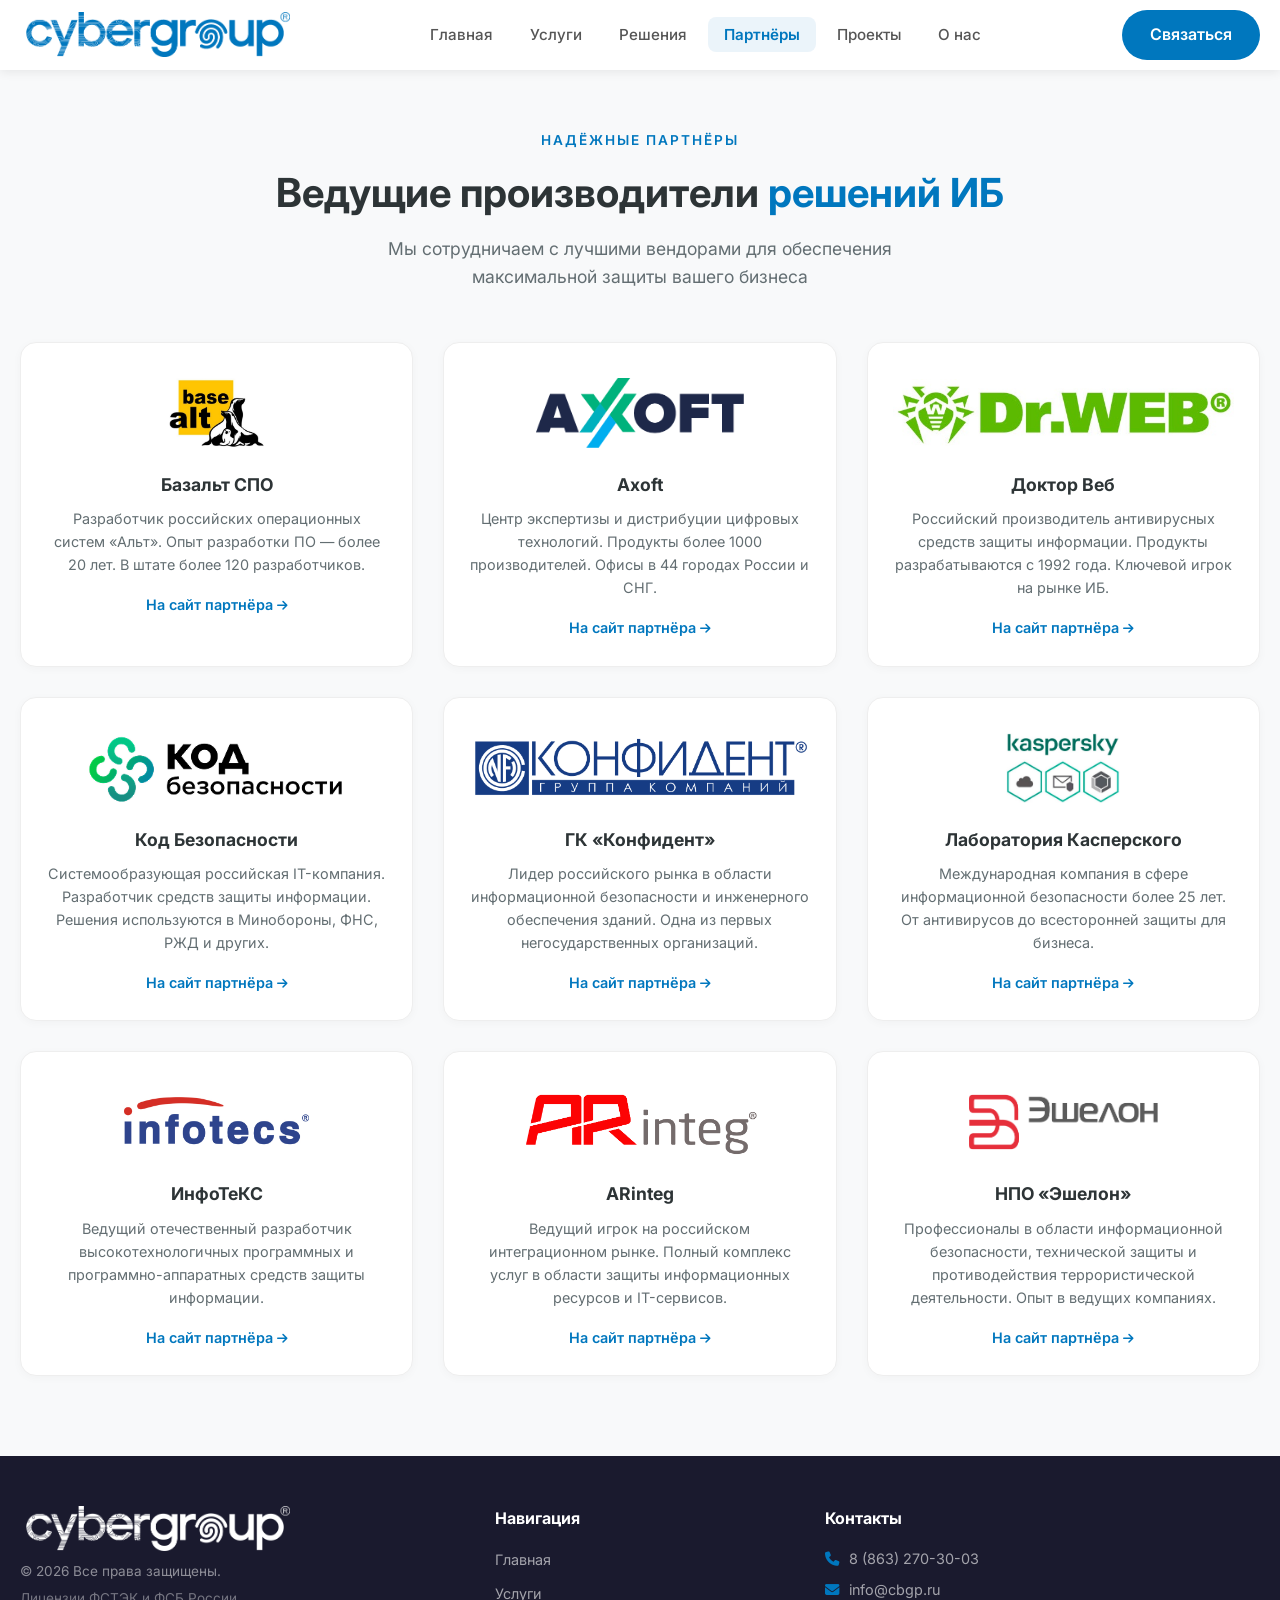
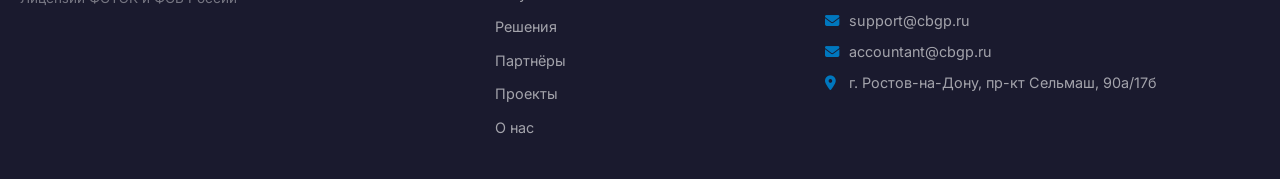
<file: partners.html>
<!DOCTYPE html>
<html lang="ru">
<head>
    <meta charset="UTF-8">
    <meta name="viewport" content="width=device-width, initial-scale=1.0">
    <title>Партнёры — Cyber Group</title>
    <link rel="stylesheet" href="css/style.css">
    <link rel="stylesheet" href="https://cdnjs.cloudflare.com/ajax/libs/font-awesome/6.4.0/css/all.min.css">
    <link href="https://fonts.googleapis.com/css2?family=Inter:wght@400;500;600;700;800&display=swap" rel="stylesheet">
    <link rel="icon" href="favicon.ico" type="image/x-icon">
    <link rel="stylesheet" href="css/style_partners.css">
</head>
<body>

    
    <header class="header">
        <nav class="container nav">
            <a href="index.html" class="logo">
                <img src="imajes/logotipblue.png" alt="Cyber Group" style="height: 45px;">
            </a>
            <ul class="nav-links">
                <li><a href="index.html">Главная</a></li>
                <li><a href="services.html">Услуги</a></li>
                <li><a href="products.html">Решения</a></li>
                <li><a href="partners.html" class="active">Партнёры</a></li>
                <li><a href="projects.html">Проекты</a></li>
                <li><a href="about.html">О нас</a></li>
            </ul>
            <a href="index.html?scroll=contact" class="btn-primary">Связаться</a>
            <button class="menu-toggle" aria-label="Меню">
                <i class="fas fa-bars"></i>
            </button>
        </nav>
    </header>

    
    <section class="partners-page" id="partners">
        <div class="container">
            <span class="section-tag" style="text-align: center; display: block;">Надёжные партнёры</span>
            <h2 class="section-title">Ведущие производители <span class="highlight">решений ИБ</span></h2>
            <p class="section-subtitle">Мы сотрудничаем с лучшими вендорами для обеспечения максимальной защиты вашего бизнеса</p>

            <div class="partners-grid">
                
                <div class="partner-card">
                    <div class="partner-logo">
                        <img src="imajes/basealtSPO.png" alt="Базальт СПО" onerror="this.style.display='none'">
                    </div>
                    <h4>Базальт СПО</h4>
                    <div class="partner-description">
                        Разработчик российских операционных систем «Альт». Опыт разработки ПО — более 20 лет. В штате более 120 разработчиков.
                    </div>
                    <a href="https://www.basealt.ru/" target="_blank" class="partner-link">На сайт партнёра <i class="fas fa-arrow-right"></i></a>
                </div>

                
                <div class="partner-card">
                    <div class="partner-logo">
                        <img src="imajes/axoft.png" alt="Axoft" onerror="this.style.display='none'">
                    </div>
                    <h4>Axoft</h4>
                    <div class="partner-description">
                        Центр экспертизы и дистрибуции цифровых технологий. Продукты более 1000 производителей. Офисы в 44 городах России и СНГ.
                    </div>
                    <a href="https://axoftglobal.ru/" target="_blank" class="partner-link">На сайт партнёра <i class="fas fa-arrow-right"></i></a>
                </div>

                
                <div class="partner-card">
                    <div class="partner-logo">
                        <img src="imajes/DrWEB.png" alt="Доктор Веб" onerror="this.style.display='none'">
                    </div>
                    <h4>Доктор Веб</h4>
                    <div class="partner-description">
                        Российский производитель антивирусных средств защиты информации. Продукты разрабатываются с 1992 года. Ключевой игрок на рынке ИБ.
                    </div>
                    <a href="https://www.drweb.ru/" target="_blank" class="partner-link">На сайт партнёра <i class="fas fa-arrow-right"></i></a>
                </div>

                
                <div class="partner-card">
                    <div class="partner-logo">
                        <img src="imajes/kodbez.png" alt="Код Безопасности" onerror="this.style.display='none'">
                    </div>
                    <h4>Код Безопасности</h4>
                    <div class="partner-description">
                        Системообразующая российская IT-компания. Разработчик средств защиты информации. Решения используются в Минобороны, ФНС, РЖД и других.
                    </div>
                    <a href="https://www.securitycode.ru/" target="_blank" class="partner-link">На сайт партнёра <i class="fas fa-arrow-right"></i></a>
                </div>

                
                <div class="partner-card">
                    <div class="partner-logo">
                        <img src="imajes/Konfident.png" alt="ГК Конфидент" onerror="this.style.display='none'">
                    </div>
                    <h4>ГК «Конфидент»</h4>
                    <div class="partner-description">
                        Лидер российского рынка в области информационной безопасности и инженерного обеспечения зданий. Одна из первых негосударственных организаций.
                    </div>
                    <a href="https://www.confident.ru/" target="_blank" class="partner-link">На сайт партнёра <i class="fas fa-arrow-right"></i></a>
                </div>

                
                <div class="partner-card">
                    <div class="partner-logo">
                        <img src="imajes/kasperski.png" alt="Лаборатория Касперского" onerror="this.style.display='none'">
                    </div>
                    <h4>Лаборатория Касперского</h4>
                    <div class="partner-description">
                        Международная компания в сфере информационной безопасности более 25 лет. От антивирусов до всесторонней защиты для бизнеса.
                    </div>
                    <a href="https://www.kaspersky.ru/" target="_blank" class="partner-link">На сайт партнёра <i class="fas fa-arrow-right"></i></a>
                </div>

                
                <div class="partner-card">
                    <div class="partner-logo">
                        <img src="imajes/Infotecs.png" alt="ИнфоТеКС" onerror="this.style.display='none'">
                    </div>
                    <h4>ИнфоТеКС</h4>
                    <div class="partner-description">
                        Ведущий отечественный разработчик высокотехнологичных программных и программно-аппаратных средств защиты информации.
                    </div>
                    <a href="https://infotecs.ru/" target="_blank" class="partner-link">На сайт партнёра <i class="fas fa-arrow-right"></i></a>
                </div>

                
                <div class="partner-card">
                    <div class="partner-logo">
                        <img src="imajes/ARinteg.png" alt="ARinteg" onerror="this.style.display='none'">
                    </div>
                    <h4>ARinteg</h4>
                    <div class="partner-description">
                        Ведущий игрок на российском интеграционном рынке. Полный комплекс услуг в области защиты информационных ресурсов и IT-сервисов.
                    </div>
                    <a href="https://asv.arinteg.ru" target="_blank" class="partner-link">На сайт партнёра <i class="fas fa-arrow-right"></i></a>
                </div>

                
                <div class="partner-card">
                    <div class="partner-logo">
                        <img src="imajes/Ashelon.png" alt="НПО Эшелон" onerror="this.style.display='none'">
                    </div>
                    <h4>НПО «Эшелон»</h4>
                    <div class="partner-description">
                        Профессионалы в области информационной безопасности, технической защиты и противодействия террористической деятельности. Опыт в ведущих компаниях.
                    </div>
                    <a href="https://npo-echelon.ru/" target="_blank" class="partner-link">На сайт партнёра <i class="fas fa-arrow-right"></i></a>
                </div>
            </div>
        </div>
    </section>

    
    <footer class="footer">
        <div class="container footer-content">
            <div class="footer-logo">
                <a href="index.html" class="logo">
					<img src="imajes/logotip2.png" alt="Cyber Group" style="height: 45px;">
				</a>
                <p class="footer-copy">© 2026 Все права защищены.</p>
                <p class="footer-license">Лицензии ФСТЭК и ФСБ России</p>
            </div>
            <div class="footer-nav">
                <h4>Навигация</h4>
                <ul>
                    <li><a href="index.html">Главная</a></li>
                    <li><a href="services.html">Услуги</a></li>
                    <li><a href="products.html">Решения</a></li>
                    <li><a href="partners.html">Партнёры</a></li>
                    <li><a href="projects.html">Проекты</a></li>
                    <li><a href="about.html">О нас</a></li>
                </ul>
            </div>
            <div class="footer-contact">
                <h4>Контакты</h4>
                <p><i class="fas fa-phone"></i> <a href="tel:88632703003">8 (863) 270-30-03</a></p>
                <p><i class="fas fa-envelope"></i> <a href="mailto:info@cbgp.ru">info@cbgp.ru</a></p>
				<p><i class="fas fa-envelope"></i> <a href="mailto:support@cbgp.ru">support@cbgp.ru</a></p>
				<p><i class="fas fa-envelope"></i> <a href="mailto:accountant@cbgp.ru">accountant@cbgp.ru</a></p>
                <p><i class="fas fa-map-marker-alt"></i> г. Ростов-на-Дону, пр-кт Сельмаш, 90а/17б</p>
            </div>
        </div>
    </footer>

    <script src="js/script.js"></script>
    <script src="js/script_smooth.js"></script>
</body>
</html>
</file>
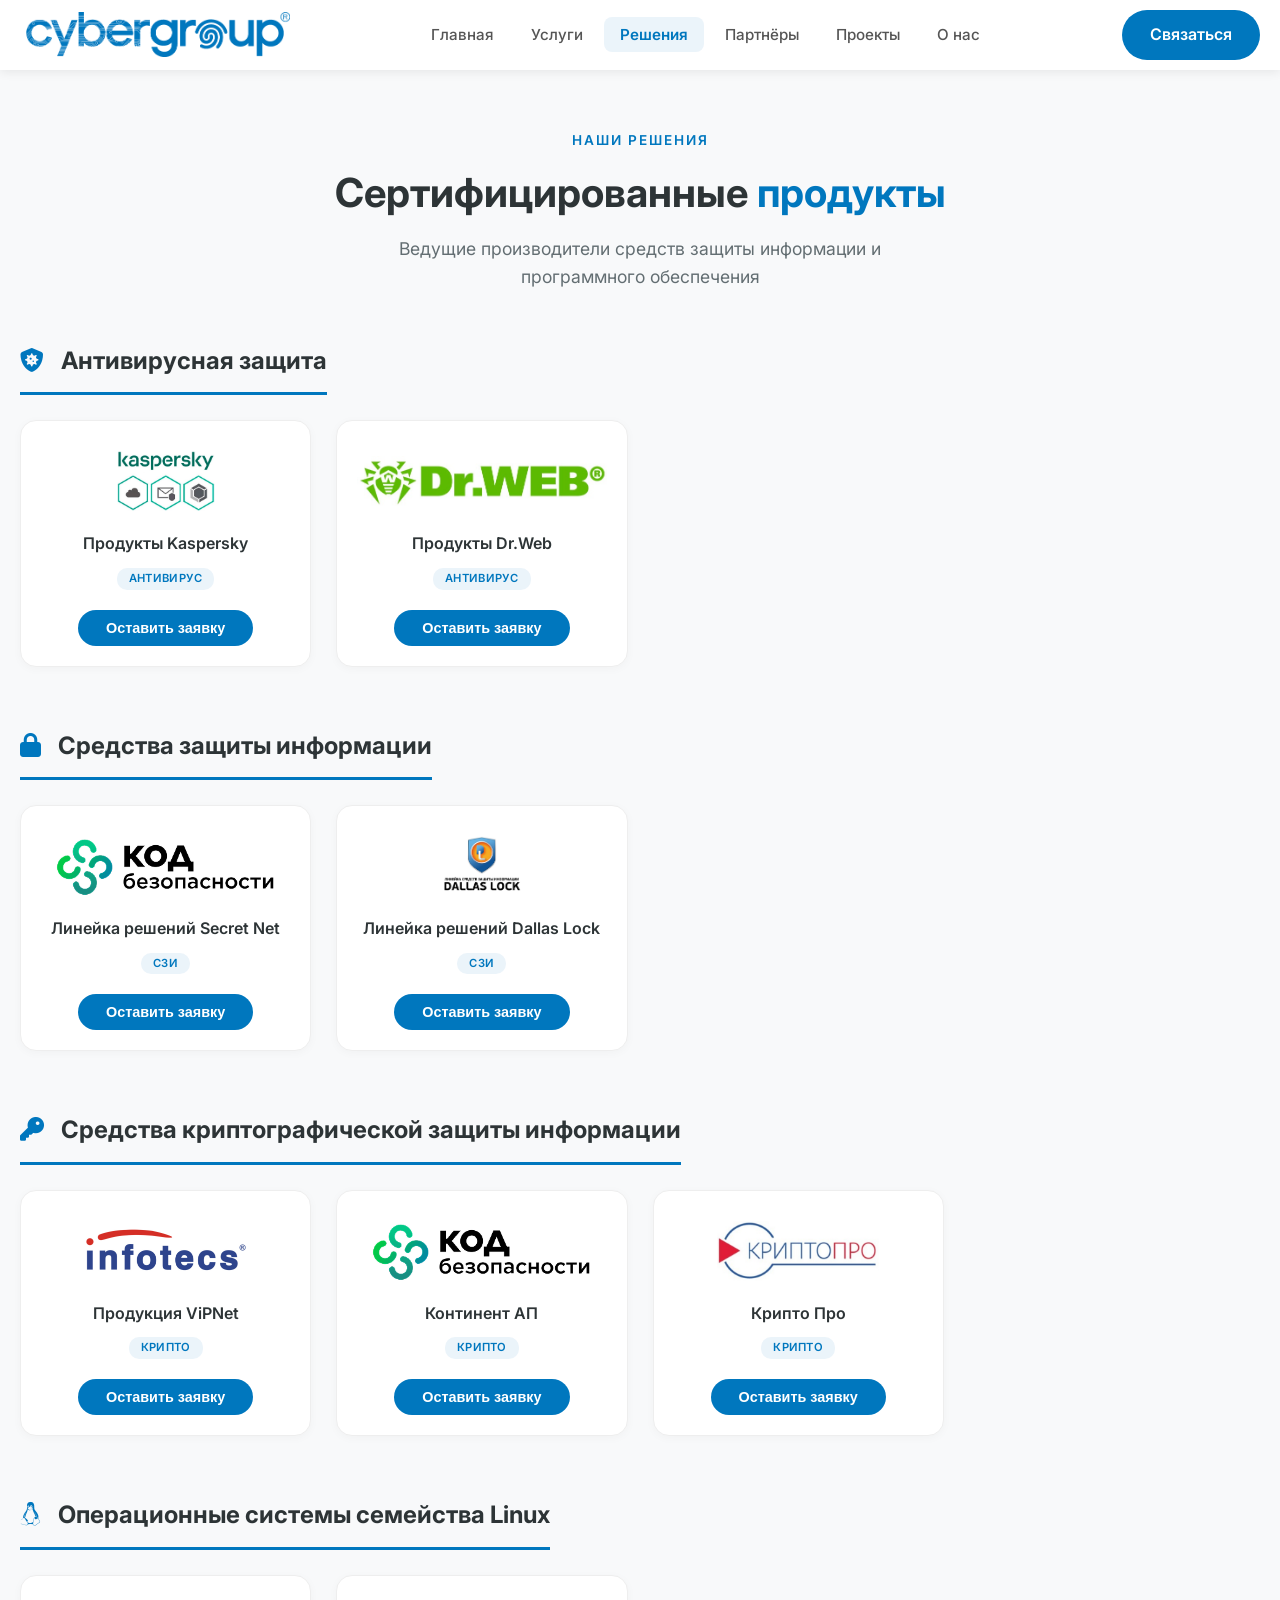
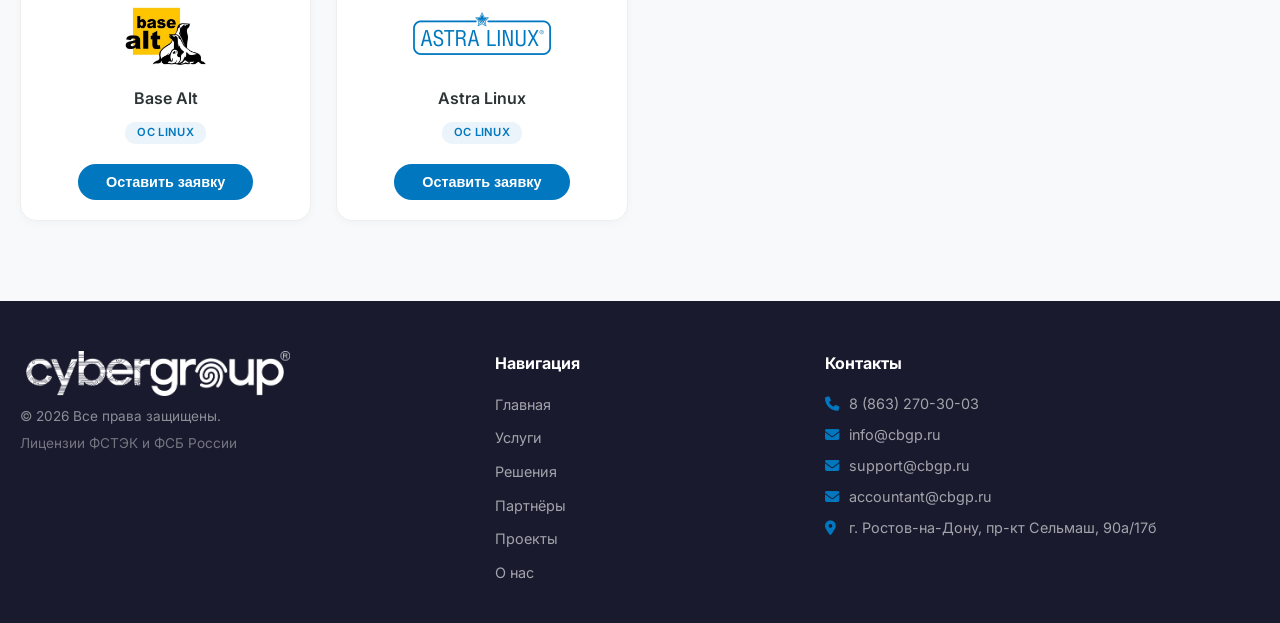
<file: products.html>
<!DOCTYPE html>
<html lang="ru">
<head>
    <meta charset="UTF-8">
    <meta name="viewport" content="width=device-width, initial-scale=1.0">
    <title>Решения — Cyber Group</title>
    <link rel="stylesheet" href="css/style.css">
    <link rel="stylesheet" href="https://cdnjs.cloudflare.com/ajax/libs/font-awesome/6.4.0/css/all.min.css">
    <link href="https://fonts.googleapis.com/css2?family=Inter:wght@400;500;600;700;800&display=swap" rel="stylesheet">
    <link rel="icon" href="favicon.ico" type="image/x-icon">
    <link rel="stylesheet" href="css/style_products.css">
</head>
<body>

    
    <header class="header">
        <nav class="container nav">
            <a href="index.html" class="logo">
                <img src="imajes/logotipblue.png" alt="Cyber Group" style="height: 45px;">
            </a>
            <ul class="nav-links">
                <li><a href="index.html">Главная</a></li>
                <li><a href="services.html">Услуги</a></li>
                <li><a href="products.html" class="active">Решения</a></li>
                <li><a href="partners.html">Партнёры</a></li>
                <li><a href="projects.html">Проекты</a></li>
                <li><a href="about.html">О нас</a></li>
            </ul>
            <a href="index.html?scroll=contact" class="btn-primary">Связаться</a>
            <button class="menu-toggle" aria-label="Меню">
                <i class="fas fa-bars"></i>
            </button>
        </nav>
    </header>

    
    <section class="products-page" id="products">
        <div class="container">
            <span class="section-tag" style="text-align: center; display: block;">Наши решения</span>
            <h2 class="section-title">Сертифицированные <span class="highlight">продукты</span></h2>
            <p class="section-subtitle">Ведущие производители средств защиты информации и программного обеспечения</p>

            
            <div class="category-block">
                <h3 class="category-title"><i class="fas fa-shield-virus"></i> Антивирусная защита</h3>
                <div class="category-grid">
                    <div class="product-card">
                        <div class="product-image">
                            <img src="imajes/kasperski.png" alt="Продукты Kaspersky" onerror="this.style.display='none';this.nextElementSibling.style.display='flex'">
                            <div class="placeholder-icon" style="display:none;"><i class="fas fa-shield-halved"></i></div>
                        </div>
                        <h4>Продукты Kaspersky</h4>
                        <span class="product-tag">Антивирус</span>
                        <button class="btn-buy" onclick="openOrderForm('Антивирусные решения Лаборатории Касперского')">Оставить заявку</button>
                    </div>

                    <div class="product-card">
                        <div class="product-image">
                            <img src="imajes/DrWEB.png" alt="Продукты Dr.Web" onerror="this.style.display='none';this.nextElementSibling.style.display='flex'">
                            <div class="placeholder-icon" style="display:none;"><i class="fas fa-bug"></i></div>
                        </div>
                        <h4>Продукты Dr.Web</h4>
                        <span class="product-tag">Антивирус</span>
                        <button class="btn-buy" onclick="openOrderForm('Антивирусные решения Dr. Web')">Оставить заявку</button>
                    </div>
                </div>
            </div>

            
            <div class="category-block">
                <h3 class="category-title"><i class="fas fa-lock"></i> Средства защиты информации</h3>
                <div class="category-grid">
                    <div class="product-card">
                        <div class="product-image">
                            <img src="imajes/kodbez.png" alt="Линейка решений Secret Net" onerror="this.style.display='none';this.nextElementSibling.style.display='flex'">
                            <div class="placeholder-icon" style="display:none;"><i class="fas fa-network-wired"></i></div>
                        </div>
                        <h4>Линейка решений Secret Net</h4>
                        <span class="product-tag">СЗИ</span>
                        <button class="btn-buy" onclick="openOrderForm('СЗИ Secret Net')">Оставить заявку</button>
                    </div>

                    <div class="product-card">
                        <div class="product-image">
                            <img src="imajes/dallas.png" alt="Линейка решений Dallas Lock" onerror="this.style.display='none';this.nextElementSibling.style.display='flex'">
                            <div class="placeholder-icon" style="display:none;"><i class="fas fa-door-open"></i></div>
                        </div>
                        <h4>Линейка решений Dallas Lock</h4>
                        <span class="product-tag">СЗИ</span>
                        <button class="btn-buy" onclick="openOrderForm('СЗИ Dallas Lock')">Оставить заявку</button>
                    </div>
                </div>
            </div>

            
            <div class="category-block">
                <h3 class="category-title"><i class="fas fa-key"></i> Средства криптографической защиты информации</h3>
                <div class="category-grid">
                    <div class="product-card">
                        <div class="product-image">
                            <img src="imajes/Infotecs.png" alt="Продукция ViPNet" onerror="this.style.display='none';this.nextElementSibling.style.display='flex'">
                            <div class="placeholder-icon" style="display:none;"><i class="fas fa-shield"></i></div>
                        </div>
                        <h4>Продукция ViPNet</h4>
                        <span class="product-tag">Крипто</span>
                        <button class="btn-buy" onclick="openOrderForm('СКЗИ VipNet')">Оставить заявку</button>
                    </div>

                    <div class="product-card">
                        <div class="product-image">
                            <img src="imajes/kodbez.png" alt="Континент АП" onerror="this.style.display='none';this.nextElementSibling.style.display='flex'">
                            <div class="placeholder-icon" style="display:none;"><i class="fas fa-globe"></i></div>
                        </div>
                        <h4>Континент АП</h4>
                        <span class="product-tag">Крипто</span>
                        <button class="btn-buy" onclick="openOrderForm('СКЗИ Континент')">Оставить заявку</button>
                    </div>

                    <div class="product-card">
                        <div class="product-image">
                            <img src="imajes/cryptopro.png" alt="Крипто Про" onerror="this.style.display='none';this.nextElementSibling.style.display='flex'">
                            <div class="placeholder-icon" style="display:none;"><i class="fas fa-certificate"></i></div>
                        </div>
                        <h4>Крипто Про</h4>
                        <span class="product-tag">Крипто</span>
                        <button class="btn-buy" onclick="openOrderForm('Решения КриптоПро')">Оставить заявку</button>
                    </div>
                </div>
            </div>

            
            <div class="category-block">
                <h3 class="category-title"><i class="fab fa-linux"></i> Операционные системы семейства Linux</h3>
                <div class="category-grid">
                    <div class="product-card">
                        <div class="product-image">
                            <img src="imajes/basealtSPO.png" alt="Base Alt" onerror="this.style.display='none';this.nextElementSibling.style.display='flex'">
                            <div class="placeholder-icon" style="display:none;"><i class="fab fa-linux"></i></div>
                        </div>
                        <h4>Base Alt</h4>
                        <span class="product-tag">ОС Linux</span>
                        <button class="btn-buy" onclick="openOrderForm('ОС Linux')">Оставить заявку</button>
                    </div>

                    <div class="product-card">
                        <div class="product-image">
                            <img src="imajes/astralinux.png" alt="Astra Linux" onerror="this.style.display='none';this.nextElementSibling.style.display='flex'">
                            <div class="placeholder-icon" style="display:none;"><i class="fas fa-rocket"></i></div>
                        </div>
                        <h4>Astra Linux</h4>
                        <span class="product-tag">ОС Linux</span>
                        <button class="btn-buy" onclick="openOrderForm('ОС Linux')">Оставить заявку</button>
                    </div>
                </div>
            </div>
        </div>
    </section>

    
    <div class="modal-overlay" id="orderModal">
        <div class="modal-window">
            <button class="modal-close" onclick="closeOrderForm()">&times;</button>
            <h2>Заявка на услугу</h2>
            <p class="modal-subtitle">Заполните форму, и мы свяжемся с вами для оформления заказа</p>

            <form id="orderForm" onsubmit="submitForm(event)">
                <div class="form-group">
                    <label>Ваше имя <span class="required">*</span></label>
                    <input type="text" id="userName" placeholder="Иванов Иван Иванович" required>
                    <div class="form-error" id="userNameError">Пожалуйста, введите ваше имя</div>
                </div>

                <div class="form-group">
                    <label>Ваш телефон <span class="required">*</span></label>
                    <input type="tel" id="userPhone" placeholder="+7 (___)-___-__-__" required>
                    <div class="form-error" id="userPhoneError">Пожалуйста, введите ваш телефон</div>
                </div>

                <div class="form-group">
                    <label>Ваш e-mail <span class="required">*</span></label>
                    <input type="email" id="userEmail" placeholder="info@cbgp.ru" required>
                    <div class="form-error" id="userEmailError">Пожалуйста, введите корректный e-mail</div>
                </div>

                <div class="form-group">
                    <label>Выберите продукт <span class="required">*</span></label>
                    <select id="userProduct" required>
                        <option value="" disabled selected>— Выберите продукт —</option>
                        <option value="Антивирусные решения Лаборатории Касперского">Антивирусные решения Лаборатории Касперского</option>
                        <option value="Антивирусные решения Dr. Web">Антивирусные решения Dr. Web</option>
                        <option value="СЗИ Secret Net">СЗИ Secret Net</option>
                        <option value="СЗИ Dallas Lock">СЗИ Dallas Lock</option>
                        <option value="СКЗИ VipNet">СКЗИ VipNet</option>
                        <option value="СКЗИ Континент">СКЗИ Континент</option>
                        <option value="Решения КриптоПро">Решения КриптоПро</option>
                        <option value="ОС Linux">ОС Linux</option>
                    </select>
                    <div class="form-error" id="userProductError">Пожалуйста, выберите продукт</div>
                </div>

                <div class="form-group">
                    <label>Примечания и дополнительная информация (не обязательно)</label>
                    <textarea id="userComment" placeholder="Дополнительные пожелания или комментарии..."></textarea>
                </div>

                <div class="form-group">
                    <div class="checkbox-group">
                        <input type="checkbox" id="userConsent" required>
                        <label for="userConsent">Я даю согласие на обработку моих персональных данных <span class="required">*</span></label>
                    </div>
                    <div class="form-error" id="userConsentError">Необходимо дать согласие на обработку персональных данных</div>
                </div>

                <button type="submit" class="btn-submit">Запросить</button>
            </form>
        </div>
    </div>

    
    <footer class="footer">
        <div class="container footer-content">
            <div class="footer-logo">
                <a href="index.html" class="logo">
					<img src="imajes/logotip2.png" alt="Cyber Group" style="height: 45px;">
				</a>
                <p class="footer-copy">© 2026 Все права защищены.</p>
                <p class="footer-license">Лицензии ФСТЭК и ФСБ России</p>
            </div>
            <div class="footer-nav">
                <h4>Навигация</h4>
                <ul>
                    <li><a href="index.html">Главная</a></li>
                    <li><a href="services.html">Услуги</a></li>
                    <li><a href="products.html">Решения</a></li>
                    <li><a href="partners.html">Партнёры</a></li>
                    <li><a href="projects.html">Проекты</a></li>
                    <li><a href="about.html">О нас</a></li>
                </ul>
            </div>
            <div class="footer-contact">
                <h4>Контакты</h4>
                <p><i class="fas fa-phone"></i> <a href="tel:88632703003">8 (863) 270-30-03</a></p>
                <p><i class="fas fa-envelope"></i> <a href="mailto:info@cbgp.ru">info@cbgp.ru</a></p>
                <p><i class="fas fa-envelope"></i> <a href="mailto:support@cbgp.ru">support@cbgp.ru</a></p>
                <p><i class="fas fa-envelope"></i> <a href="mailto:accountant@cbgp.ru">accountant@cbgp.ru</a></p>
                <p><i class="fas fa-map-marker-alt"></i> г. Ростов-на-Дону, пр-кт Сельмаш, 90а/17б</p>
            </div>
        </div>
    </footer>

    <script src="js/script.js"></script>
    <script src="js/script_smooth.js"></script>

    
    <script>
        
        function openOrderForm(productName) {
            document.getElementById('orderModal').classList.add('active');
            document.body.style.overflow = 'hidden';
            
            
            if (productName) {
                const select = document.getElementById('userProduct');
                for (let i = 0; i < select.options.length; i++) {
                    if (select.options[i].value === productName) {
                        select.selectedIndex = i;
                        break;
                    }
                }
            }
            
            
            document.querySelectorAll('.form-error').forEach(el => el.classList.remove('show'));
        }

        
        function closeOrderForm() {
            document.getElementById('orderModal').classList.remove('active');
            document.body.style.overflow = '';
        }

        
        document.getElementById('orderModal').addEventListener('click', function(e) {
            if (e.target === this) {
                closeOrderForm();
            }
        });

        
        document.addEventListener('keydown', function(e) {
            if (e.key === 'Escape') {
                closeOrderForm();
            }
        });

        
        function submitForm(event) {
            event.preventDefault();
            
            let isValid = true;
            
            
            const name = document.getElementById('userName');
            const nameError = document.getElementById('userNameError');
            if (!name.value.trim()) {
                nameError.classList.add('show');
                isValid = false;
            } else {
                nameError.classList.remove('show');
            }
            
            
            const phone = document.getElementById('userPhone');
            const phoneError = document.getElementById('userPhoneError');
            if (!phone.value.trim()) {
                phoneError.classList.add('show');
                isValid = false;
            } else {
                phoneError.classList.remove('show');
            }
            
            
            const email = document.getElementById('userEmail');
            const emailError = document.getElementById('userEmailError');
            const emailPattern = /^[^\s@]+@[^\s@]+\.[^\s@]+$/;
            if (!email.value.trim() || !emailPattern.test(email.value.trim())) {
                emailError.classList.add('show');
                isValid = false;
            } else {
                emailError.classList.remove('show');
            }
            
            
            const product = document.getElementById('userProduct');
            const productError = document.getElementById('userProductError');
            if (!product.value) {
                productError.classList.add('show');
                isValid = false;
            } else {
                productError.classList.remove('show');
            }
            
            
            const consent = document.getElementById('userConsent');
            const consentError = document.getElementById('userConsentError');
            if (!consent.checked) {
                consentError.classList.add('show');
                isValid = false;
            } else {
                consentError.classList.remove('show');
            }
            
            if (isValid) {
                
                alert('Спасибо! Ваш запрос отправлен. Мы свяжемся с вами в ближайшее время.');
                closeOrderForm();
                document.getElementById('orderForm').reset();
            }
        }
    </script>

</body>
</html>
</file>
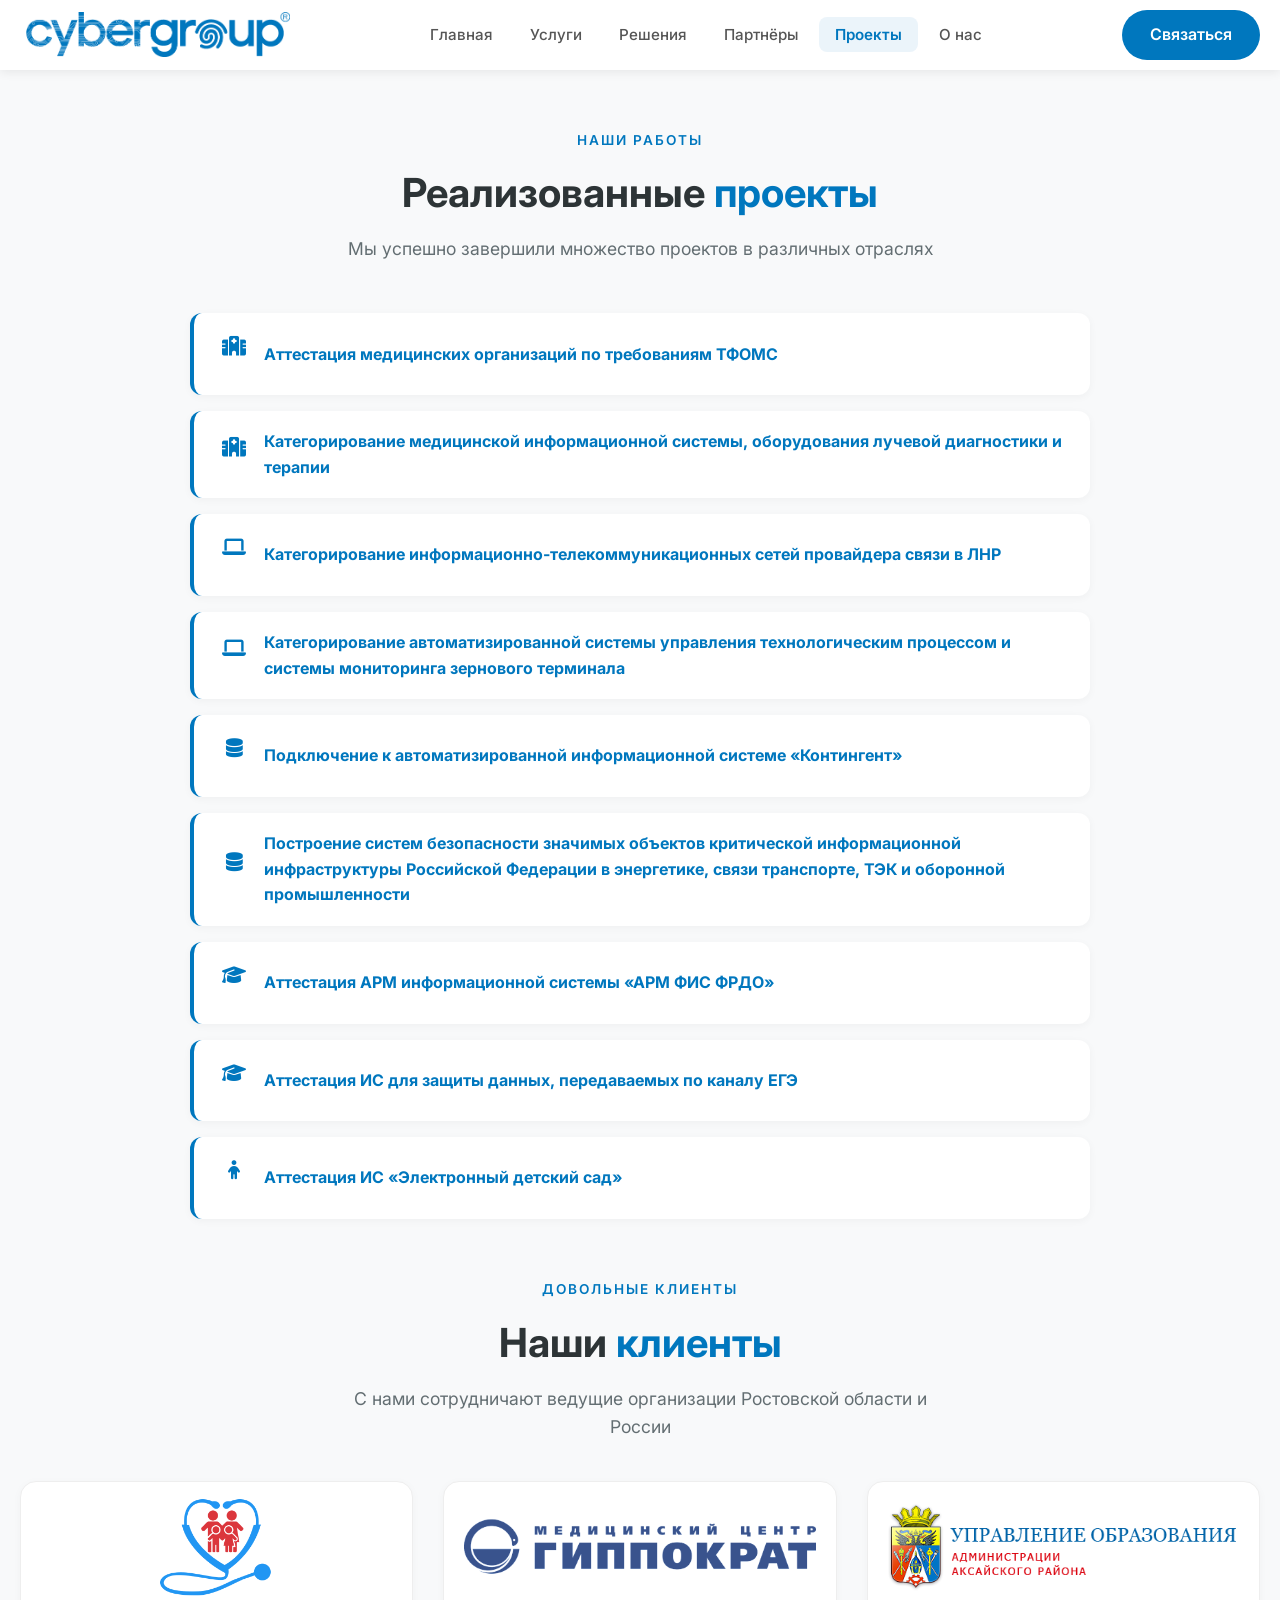
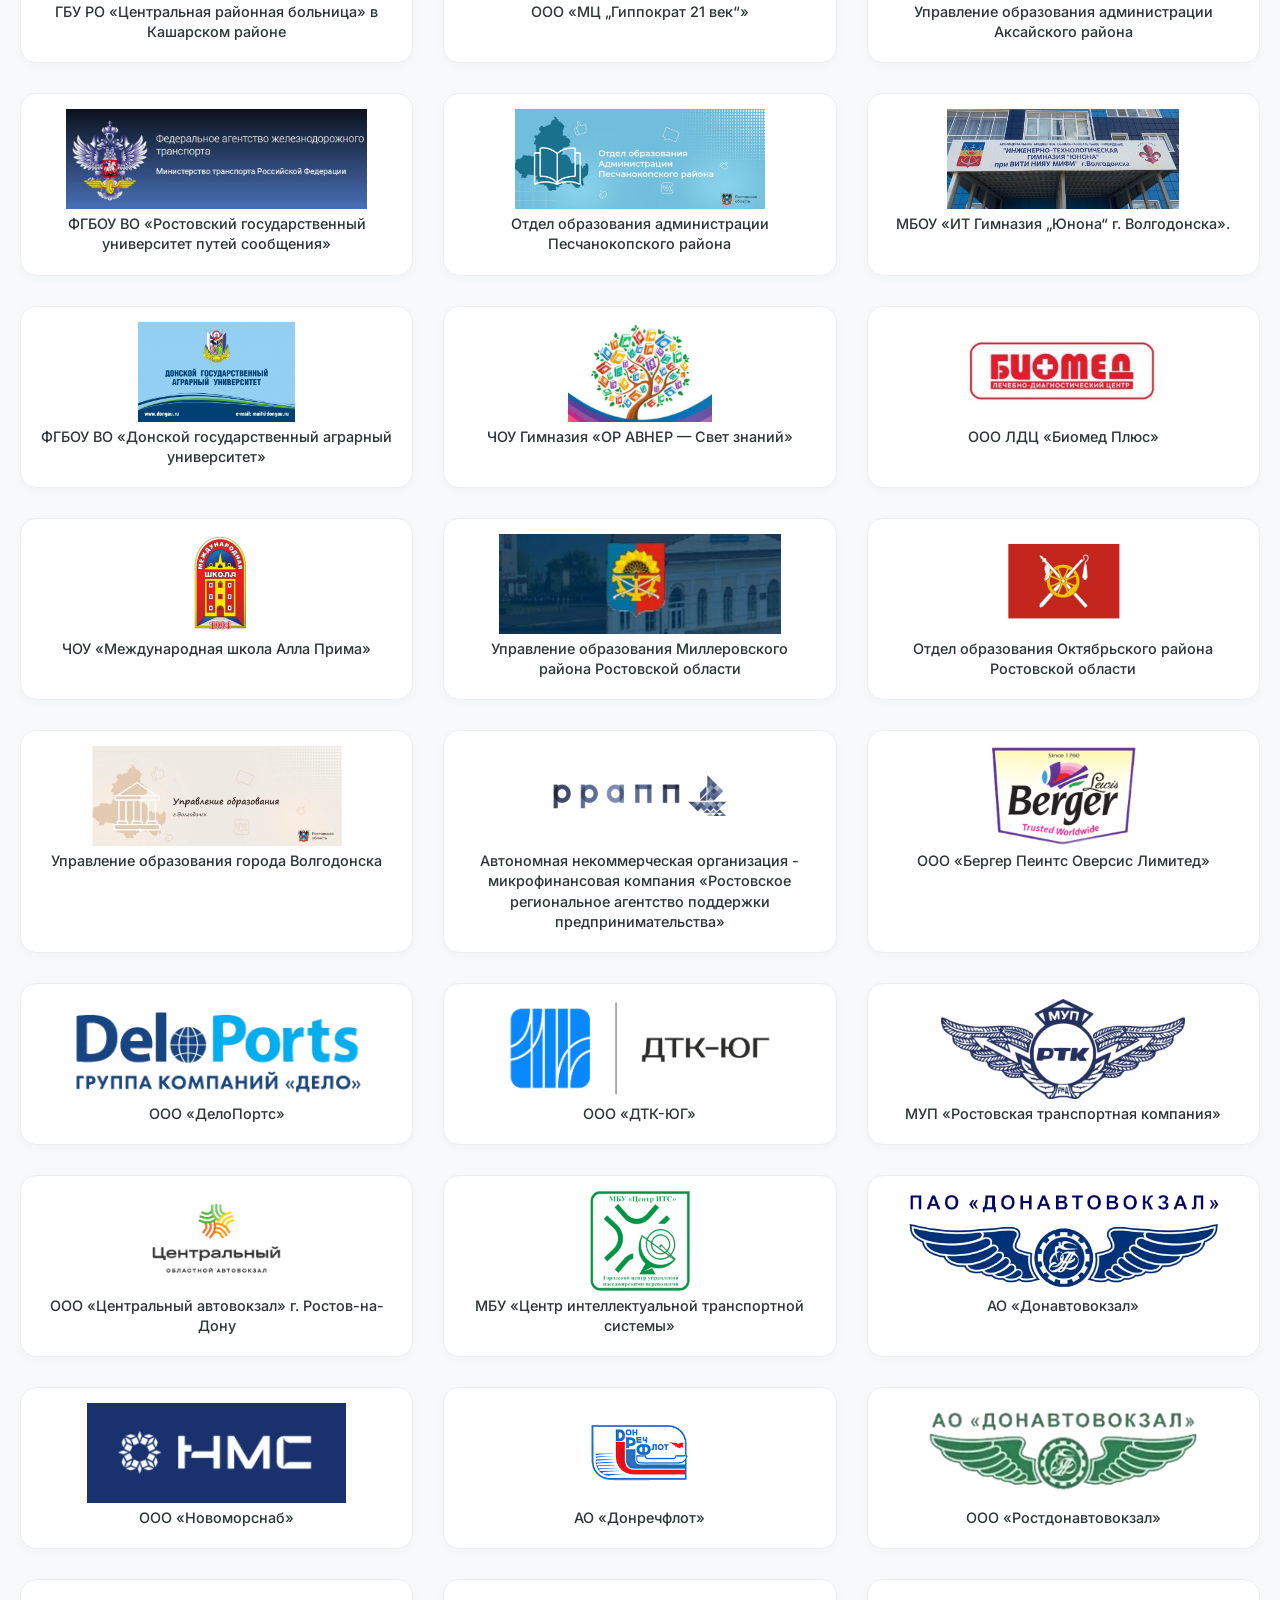
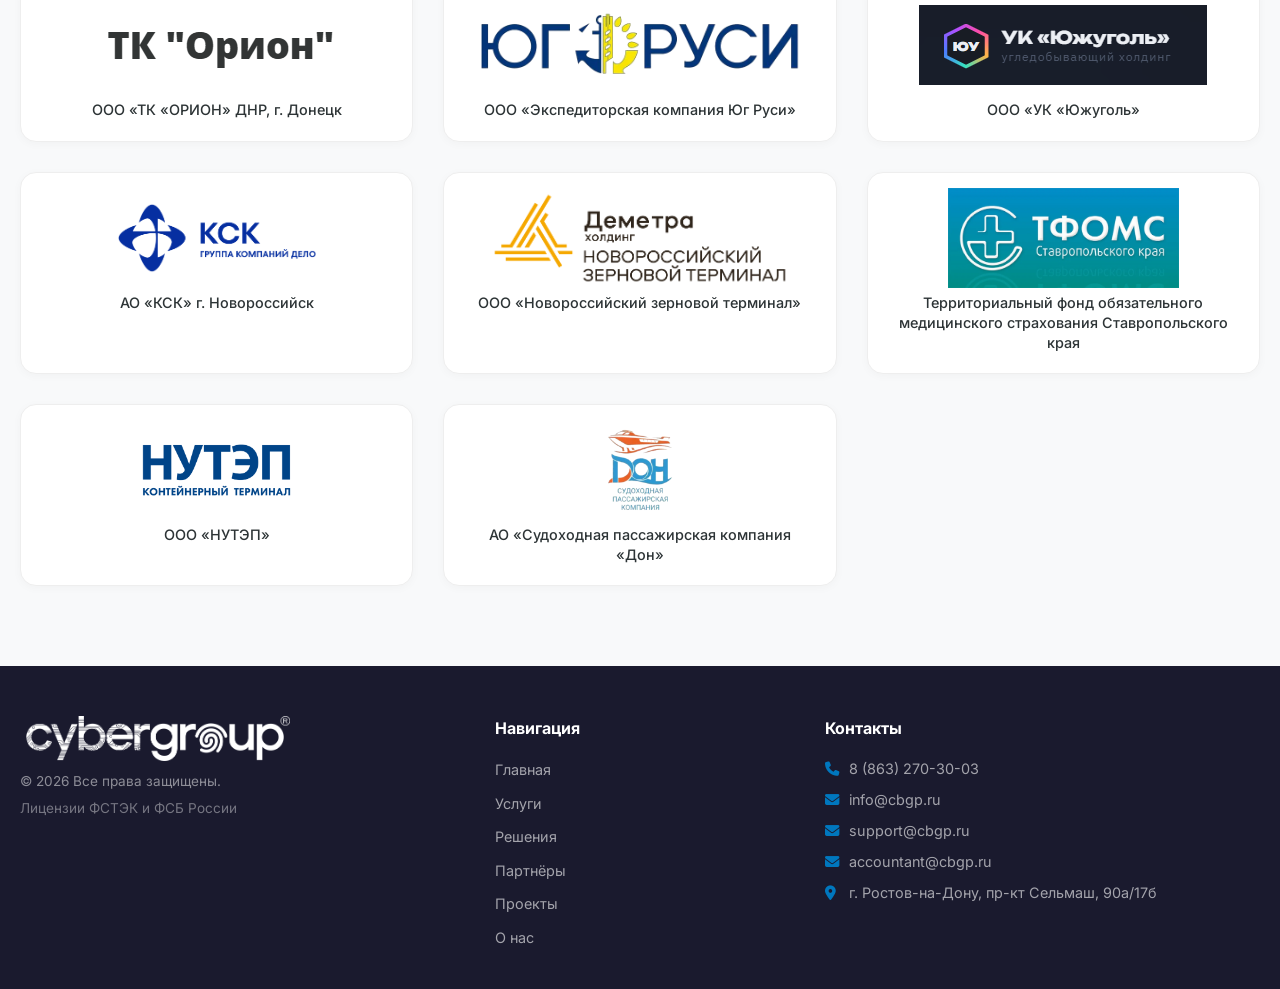
<file: projects.html>
<!DOCTYPE html>
<html lang="ru">
<head>
    <meta charset="UTF-8">
    <meta name="viewport" content="width=device-width, initial-scale=1.0">
    <title>Проекты — Cyber Group</title>
    <link rel="stylesheet" href="css/style.css">
    <link rel="stylesheet" href="https://cdnjs.cloudflare.com/ajax/libs/font-awesome/6.4.0/css/all.min.css">
    <link href="https://fonts.googleapis.com/css2?family=Inter:wght@400;500;600;700;800&display=swap" rel="stylesheet">
    <link rel="icon" href="favicon.ico" type="image/x-icon">
    <link rel="stylesheet" href="css/style_projects.css">
</head>
<body>

    
    <header class="header">
        <nav class="container nav">
            <a href="index.html" class="logo">
                <img src="imajes/logotipblue.png" alt="Cyber Group" style="height: 45px;">
            </a>
            <ul class="nav-links">
                <li><a href="index.html">Главная</a></li>
                <li><a href="services.html">Услуги</a></li>
                <li><a href="products.html">Решения</a></li>
                <li><a href="partners.html">Партнёры</a></li>
                <li><a href="projects.html" class="active">Проекты</a></li>
                <li><a href="about.html">О нас</a></li>
            </ul>
            <a href="index.html?scroll=contact" class="btn-primary">Связаться</a>
            <button class="menu-toggle" aria-label="Меню">
                <i class="fas fa-bars"></i>
            </button>
        </nav>
    </header>

    
    <section class="projects-page" id="projects">
        <div class="container">
            <span class="section-tag" style="text-align: center; display: block;">Наши работы</span>
            <h2 class="section-title">Реализованные <span class="highlight">проекты</span></h2>
            <p class="section-subtitle">Мы успешно завершили множество проектов в различных отраслях</p>

            
            <div class="projects-list">
                <div class="project-item">
                    <span class="project-icon"><i class="fas fa-hospital"></i></span>
                    <span class="project-text"><strong>Аттестация медицинских организаций по требованиям ТФОМС</strong></span>
                </div>
                <div class="project-item">
                    <span class="project-icon"><i class="fas fa-hospital"></i></span>
                    <span class="project-text"><strong>Категорирование медицинской информационной системы, оборудования лучевой диагностики и терапии</strong></span>
                </div>
                <div class="project-item">
                    <span class="project-icon"><i class="fas fa-laptop"></i></span>
                    <span class="project-text"><strong>Категорирование информационно-телекоммуникационных сетей провайдера связи в ЛНР</strong></span>
                </div>
                <div class="project-item">
                    <span class="project-icon"><i class="fas fa-laptop"></i></span>
                    <span class="project-text"><strong>Категорирование автоматизированной системы управления технологическим процессом и системы мониторинга зернового терминала</strong></span>
                </div>
                <div class="project-item">
                    <span class="project-icon"><i class="fas fa-database"></i></span>
                    <span class="project-text"><strong>Подключение к автоматизированной информационной системе «Контингент»</strong></span>
                </div>
                <div class="project-item">
                    <span class="project-icon"><i class="fas fa-database"></i></span>
                    <span class="project-text"><strong>Построение систем безопасности значимых объектов критической информационной инфраструктуры Российской Федерации в энергетике, связи транспорте, ТЭК и оборонной промышленности</strong></span>
                </div>
                <div class="project-item">
                    <span class="project-icon"><i class="fas fa-graduation-cap"></i></span>
                    <span class="project-text"><strong>Аттестация АРМ информационной системы «АРМ ФИС ФРДО»</strong></span>
                </div>
                <div class="project-item">
                    <span class="project-icon"><i class="fas fa-graduation-cap"></i></span>
                    <span class="project-text"><strong>Аттестация ИС для защиты данных, передаваемых по каналу ЕГЭ</strong></span>
                </div>
                <div class="project-item">
                    <span class="project-icon"><i class="fas fa-child"></i></span>
                    <span class="project-text"><strong>Аттестация ИС «Электронный детский сад»</strong></span>
                </div>
            </div>

            
            <div class="clients-section">
                <span class="section-tag" style="text-align: center; display: block;">Довольные клиенты</span>
                <h2 class="section-title">Наши <span class="highlight">клиенты</span></h2>
                <p class="section-subtitle">С нами сотрудничают ведущие организации Ростовской области и России</p>

                <div class="clients-grid">
                    
                    <div class="client-card">
                        <div class="client-logo">
                            <img src="imajes/pr1.png" alt="Центральная районная больница" onerror="this.style.display='none'">
                        </div>
                        <div class="client-name">ГБУ РО «Центральная районная больница» в Кашарском районе</div>
                    </div>

                    
                    <div class="client-card">
                        <div class="client-logo">
                            <img src="imajes/pr2.png" alt="Медицинский центр Гиппократ" onerror="this.style.display='none'">
                        </div>
                        <div class="client-name">ООО «МЦ „Гиппократ 21 век“»</div>
                    </div>

                    
                    <div class="client-card">
                        <div class="client-logo">
                            <img src="imajes/pr3.png" alt="Управление образования Аксайского района" onerror="this.style.display='none'">
                        </div>
                        <div class="client-name">Управление образования администрации Аксайского района</div>
                    </div>

                    
                    <div class="client-card">
                        <div class="client-logo">
                            <img src="imajes/pr4.png" alt="РГУПС" onerror="this.style.display='none'">
                        </div>
                        <div class="client-name">ФГБОУ ВО «Ростовский государственный университет путей сообщения»</div>
                    </div>

                    
                    <div class="client-card">
                        <div class="client-logo">
                            <img src="imajes/pr5.png" alt="Отдел образования Песчанокопского района" onerror="this.style.display='none'">
                        </div>
                        <div class="client-name">Отдел образования администрации Песчанокопского района</div>
                    </div>

                    
                    <div class="client-card">
                        <div class="client-logo">
                            <img src="imajes/pr6.png" alt="Гимназия Юнона" onerror="this.style.display='none'">
                        </div>
                        <div class="client-name">МБОУ «ИТ Гимназия „Юнона“ г. Волгодонска».</div>
                    </div>

                    
                    <div class="client-card">
                        <div class="client-logo">
                            <img src="imajes/pr7.png" alt="Донской ГАУ" onerror="this.style.display='none'">
                        </div>
                        <div class="client-name">ФГБОУ ВО «Донской государственный аграрный университет»</div>
                    </div>

                    
                    <div class="client-card">
                        <div class="client-logo">
                            <img src="imajes/pr8.png" alt="Гимназия Свет знаний" onerror="this.style.display='none'">
                        </div>
                        <div class="client-name">ЧОУ Гимназия «ОР АВНЕР — Свет знаний»</div>
                    </div>

                    
                    <div class="client-card">
                        <div class="client-logo">
                            <img src="imajes/pr9.png" alt="Биомед Плюс" onerror="this.style.display='none'">
                        </div>
                        <div class="client-name">ООО ЛДЦ «Биомед Плюс»</div>
                    </div>

                    
                    <div class="client-card">
                        <div class="client-logo">
                            <img src="imajes/pr10.png" alt="Международная школа Алла Прима" onerror="this.style.display='none'">
                        </div>
                        <div class="client-name">ЧОУ «Международная школа Алла Прима»</div>
                    </div>

                    
                    <div class="client-card">
                        <div class="client-logo">
                            <img src="imajes/pr11.png" alt="Управление образования Миллеровского района" onerror="this.style.display='none'">
                        </div>
                        <div class="client-name">Управление образования Миллеровского района Ростовской области</div>
                    </div>

                    
                    <div class="client-card">
                        <div class="client-logo">
                            <img src="imajes/pr12.png" alt="Отдел образования Октябрьского района" onerror="this.style.display='none'">
                        </div>
                        <div class="client-name">Отдел образования Октябрьского района Ростовской области</div>
                    </div>

                    
                    <div class="client-card">
                        <div class="client-logo">
                            <img src="imajes/pr13.png" alt="Управление образования Волгодонска" onerror="this.style.display='none'">
                        </div>
                        <div class="client-name">Управление образования города Волгодонска</div>
                    </div>

                    <div class="client-card">
                        <div class="client-logo">
                            <img src="imajes/pr14.png" alt="Автономная некоммерческая организация - микрофинансовая компания «Ростовское региональное агентство поддержки предпринимательства»" onerror="this.style.display='none'">
                        </div>
                        <div class="client-name">Автономная некоммерческая организация - микрофинансовая компания «Ростовское региональное агентство поддержки предпринимательства»</div>
                    </div>

                    <div class="client-card">
                        <div class="client-logo">
                            <img src="imajes/pr15.png" alt="ООО «Бергер Пеинтс Оверсис Лимитед»" onerror="this.style.display='none'">
                        </div>
                        <div class="client-name">ООО «Бергер Пеинтс Оверсис Лимитед»</div>
                    </div>

                    <div class="client-card">
                        <div class="client-logo">
                            <img src="imajes/pr16.png" alt="ООО «ДелоПортс»" onerror="this.style.display='none'">
                        </div>
                        <div class="client-name">ООО «ДелоПортс»</div>
                    </div>

                    <div class="client-card">
                        <div class="client-logo">
                            <img src="imajes/pr17.png" alt="ООО «ДТК-ЮГ»" onerror="this.style.display='none'">
                        </div>
                        <div class="client-name">ООО «ДТК-ЮГ»</div>
                    </div>

                    <div class="client-card">
                        <div class="client-logo">
                            <img src="imajes/pr18.png" alt="МУП «Ростовская транспортная компания»" onerror="this.style.display='none'">
                        </div>
                        <div class="client-name">МУП «Ростовская транспортная компания»</div>
                    </div>

                    <div class="client-card">
                        <div class="client-logo">
                            <img src="imajes/pr19.png" alt="ООО «Центральный автовокзал» г. Ростов-на-Дону" onerror="this.style.display='none'">
                        </div>
                        <div class="client-name">ООО «Центральный автовокзал» г. Ростов-на-Дону</div>
                    </div>

                    <div class="client-card">
                        <div class="client-logo">
                            <img src="imajes/pr20.png" alt="МБУ «Центр интеллектуальной транспортной системы»" onerror="this.style.display='none'">
                        </div>
                        <div class="client-name">МБУ «Центр интеллектуальной транспортной системы»</div>
                    </div>

                    <div class="client-card">
                        <div class="client-logo">
                            <img src="imajes/pr21.png" alt="АО «Донавтовокзал»" onerror="this.style.display='none'">
                        </div>
                        <div class="client-name">АО «Донавтовокзал»</div>
                    </div>

                    <div class="client-card">
                        <div class="client-logo">
                            <img src="imajes/pr22.png" alt="ООО «Новоморснаб»" onerror="this.style.display='none'">
                        </div>
                        <div class="client-name">ООО «Новоморснаб»</div>
                    </div>

                    <div class="client-card">
                        <div class="client-logo">
                            <img src="imajes/pr23.png" alt="АО «Донречфлот»" onerror="this.style.display='none'">
                        </div>
                        <div class="client-name">АО «Донречфлот»</div>
                    </div>

                    <div class="client-card">
                        <div class="client-logo">
                            <img src="imajes/pr24.png" alt="ООО «Ростдонавтовокзал»" onerror="this.style.display='none'">
                        </div>
                        <div class="client-name">ООО «Ростдонавтовокзал»</div>
                    </div>

                    <div class="client-card">
                        <div class="client-logo">
                            <img src="imajes/pr25.png" alt="ООО «ТК «ОРИОН» ДНР, г. Донецк" onerror="this.style.display='none'">
                        </div>
                        <div class="client-name">ООО «ТК «ОРИОН» ДНР, г. Донецк</div>
                    </div>

                    <div class="client-card">
                        <div class="client-logo">
                            <img src="imajes/pr26.png" alt="ООО «Экспедиторская компания Юг Руси»" onerror="this.style.display='none'">
                        </div>
                        <div class="client-name">ООО «Экспедиторская компания Юг Руси»</div>
                    </div>

                    <div class="client-card">
                        <div class="client-logo">
                            <img src="imajes/pr27.png" alt="ООО «УК «Южуголь»" onerror="this.style.display='none'">
                        </div>
                        <div class="client-name">ООО «УК «Южуголь»</div>
                    </div>

                    <div class="client-card">
                        <div class="client-logo">
                            <img src="imajes/pr28.png" alt="АО «КСК» г. Новороссийск" onerror="this.style.display='none'">
                        </div>
                        <div class="client-name">АО «КСК» г. Новороссийск</div>
                    </div>

                    <div class="client-card">
                        <div class="client-logo">
                            <img src="imajes/pr29.png" alt="ООО «Новороссийский зерновой терминал»" onerror="this.style.display='none'">
                        </div>
                        <div class="client-name">ООО «Новороссийский зерновой терминал»</div>
                    </div>

                    <div class="client-card">
                        <div class="client-logo">
                            <img src="imajes/pr30.png" alt="Территориальный фонд обязательного медицинского страхования Ставропольского края" onerror="this.style.display='none'">
                        </div>
                        <div class="client-name">Территориальный фонд обязательного медицинского страхования Ставропольского края</div>
                    </div>

                    <div class="client-card">
                        <div class="client-logo">
                            <img src="imajes/pr31.png" alt="ООО «НУТЭП»" onerror="this.style.display='none'">
                        </div>
                        <div class="client-name">ООО «НУТЭП»</div>
                    </div>

                    <div class="client-card">
                        <div class="client-logo">
                            <img src="imajes/pr32.png" alt="АО «Судоходная пассажирская компания «Дон»" onerror="this.style.display='none'">
                        </div>
                        <div class="client-name">АО «Судоходная пассажирская компания «Дон»</div>
                    </div>

                </div>
            </div>
        </div>
    </section>

    
    <footer class="footer">
        <div class="container footer-content">
            <div class="footer-logo">
                <a href="index.html" class="logo">
                    <img src="imajes/logotip2.png" alt="Cyber Group" style="height: 45px;">
                </a>
                <p class="footer-copy">© 2026 Все права защищены.</p>
                <p class="footer-license">Лицензии ФСТЭК и ФСБ России</p>
            </div>
            <div class="footer-nav">
                <h4>Навигация</h4>
                <ul>
                    <li><a href="index.html">Главная</a></li>
                    <li><a href="services.html">Услуги</a></li>
                    <li><a href="products.html">Решения</a></li>
                    <li><a href="partners.html">Партнёры</a></li>
                    <li><a href="projects.html">Проекты</a></li>
                    <li><a href="about.html">О нас</a></li>
                </ul>
            </div>
            <div class="footer-contact">
                <h4>Контакты</h4>
                <p><i class="fas fa-phone"></i> <a href="tel:88632703003">8 (863) 270-30-03</a></p>
                <p><i class="fas fa-envelope"></i> <a href="mailto:info@cbgp.ru">info@cbgp.ru</a></p>
                <p><i class="fas fa-envelope"></i> <a href="mailto:support@cbgp.ru">support@cbgp.ru</a></p>
                <p><i class="fas fa-envelope"></i> <a href="mailto:accountant@cbgp.ru">accountant@cbgp.ru</a></p>
                <p><i class="fas fa-map-marker-alt"></i> г. Ростов-на-Дону, пр-кт Сельмаш, 90а/17б</p>
            </div>
        </div>
    </footer>

    <script src="js/script.js"></script>
    <script src="js/script_smooth.js"></script>
</body>
</html>
</file>
<file: css/style.css>
* {
    margin: 0;
    padding: 0;
    box-sizing: border-box;
}

body {
    font-family: 'Inter', sans-serif;
    line-height: 1.6;
    color: #333;
    background: #fff;
}

.container {
    width: 100%;
    max-width: 1400px;
    margin: 0 auto;
    padding: 0 20px;
}

a {
    text-decoration: none;
    color: inherit;
}

img {
    max-width: 100%;
    height: auto;
    display: block;
}

.highlight {
    color: #0077be;
}

.text-center {
    text-align: center;
}

.section-tag {
    display: inline-block;
    font-size: 0.85rem;
    font-weight: 600;
    color: #0077be;
    text-transform: uppercase;
    letter-spacing: 2px;
    margin-bottom: 10px;
}

.section-title {
    font-size: 2.5rem;
    font-weight: 700;
    color: #2d3436;
    margin-bottom: 15px;
    text-align: center;
}

.section-subtitle {
    font-size: 1.1rem;
    color: #636e72;
    text-align: center;
    max-width: 600px;
    margin: 0 auto 50px;
}


.header {
    background: #fff;
    box-shadow: 0 2px 10px rgba(0, 0, 0, 0.08);
    position: sticky;
    top: 0;
    z-index: 1000;
    padding: 10px 0;
}

.nav {
    display: flex;
    justify-content: space-between;
    align-items: center;
}

.logo {
    display: flex;
    align-items: center;
    gap: 10px;
    font-size: 1.5rem;
    font-weight: 800;
    color: #0077be;
}

.logo span {
    color: #0077be;
}

.nav-links {
    display: flex;
    list-style: none;
    gap: 5px;
}

.nav-links li a {
    padding: 8px 16px;
    border-radius: 8px;
    font-weight: 500;
    color: #555;
    transition: all 0.3s;
    font-size: 0.95rem;
}

.nav-links li a:hover,
.nav-links li a.active {
    color: #0077be;
    background: rgba(0, 119, 190, 0.08);
}

.nav-links li a.active {
    font-weight: 600;
}

.btn-primary {
    background: #0077be;
    color: #fff;
    padding: 12px 28px;
    border-radius: 30px;
    font-weight: 600;
    display: inline-block;
    transition: all 0.3s;
    border: none;
    cursor: pointer;
    font-size: 1rem;
}

.btn-primary:hover {
    background: #005f99;
    transform: translateY(-2px);
    box-shadow: 0 8px 25px rgba(0, 119, 190, 0.3);
}

.btn-secondary {
    background: transparent;
    color: #0077be;
    border: 2px solid #0077be;
    padding: 10px 26px;
    border-radius: 30px;
    font-weight: 600;
    display: inline-block;
    transition: all 0.3s;
    font-size: 1rem;
}

.btn-secondary:hover {
    background: #0077be;
    color: #fff;
}

.menu-toggle {
    display: none;
    background: none;
    border: none;
    font-size: 1.5rem;
    cursor: pointer;
    color: #333;
    padding: 5px 10px;
}


.hero {
    padding: 80px 0 100px;
    background: linear-gradient(135deg, #f0f4f8 0%, #e8edf5 100%);
}

.hero-content {
    display: grid;
    grid-template-columns: 1fr 1fr;
    gap: 60px;
    align-items: center;
}

.hero-badge {
    display: inline-block;
    background: rgba(0, 119, 190, 0.12);
    color: #0077be;
    padding: 6px 18px;
    border-radius: 20px;
    font-size: 0.85rem;
    font-weight: 600;
    margin-bottom: 20px;
}

.hero h1 {
    font-size: 3.2rem;
    font-weight: 800;
    line-height: 1.15;
    margin-bottom: 20px;
    color: #2d3436;
}

.hero h1 .highlight {
    color: #0077be;
}

.hero p {
    font-size: 1.15rem;
    color: #636e72;
    max-width: 500px;
    margin-bottom: 30px;
    line-height: 1.7;
}

.hero-buttons {
    display: flex;
    gap: 15px;
    flex-wrap: wrap;
}

.hero-image img {
    width: 100%;
    border-radius: 20px;
    box-shadow: 0 30px 60px rgba(0, 0, 0, 0.08);
}

.hero-stats {
    display: flex;
    gap: 40px;
    margin-top: 40px;
    padding-top: 30px;
    border-top: 2px solid rgba(0, 0, 0, 0.06);
}

.stat {
    display: flex;
    flex-direction: column;
}

.stat-number {
    font-size: 2rem;
    font-weight: 800;
    color: #0077be;
}

.stat-label {
    font-size: 0.9rem;
    color: #636e72;
}


.services-preview {
    padding: 80px 0;
    background: #fff;
}

.services-grid {
    display: grid;
    grid-template-columns: repeat(auto-fit, minmax(240px, 1fr));
    gap: 30px;
}

.service-card {
    background: #fff;
    padding: 35px 25px;
    border-radius: 16px;
    border: 1px solid #eee;
    transition: all 0.3s;
    text-align: center;
}

.service-card:hover {
    transform: translateY(-8px);
    box-shadow: 0 15px 40px rgba(0, 0, 0, 0.08);
    border-color: #0077be;
}

.service-icon {
    font-size: 2.5rem;
    color: #0077be;
    margin-bottom: 15px;
}

.service-card h3 {
    font-size: 1.1rem;
    margin-bottom: 10px;
    color: #2d3436;
}

.service-card p {
    color: #636e72;
    font-size: 0.95rem;
    margin-bottom: 15px;
}

.service-link {
    color: #0077be;
    font-weight: 600;
    font-size: 0.95rem;
    transition: all 0.3s;
}

.service-link:hover {
    margin-left: 5px;
}


.about {
    padding: 80px 0;
    background: #f8f9fa;
}

.about-content {
    display: grid;
    grid-template-columns: 1fr 1fr;
    gap: 60px;
    align-items: center;
}

.about-text .section-title {
    text-align: left;
}

.about-text p {
    color: #636e72;
    margin-bottom: 20px;
}

.about-list {
    list-style: none;
    margin-top: 10px;
}

.about-list li {
    margin-bottom: 12px;
    font-weight: 500;
    color: #2d3436;
}

.about-list li i {
    color: #0077be;
    margin-right: 12px;
    font-size: 1.1rem;
}

.about-image {
    position: relative;
}

.about-image img {
    border-radius: 20px;
    box-shadow: 0 20px 40px rgba(0, 0, 0, 0.06);
}

.about-badge {
    display: flex;
    align-items: center;
    gap: 15px;
    background: #fff;
    padding: 18px 25px;
    border-radius: 16px;
    box-shadow: 0 10px 30px rgba(0, 0, 0, 0.08);
    position: absolute;
    bottom: -30px;
    right: -20px;
}

.about-badge i {
    font-size: 2rem;
    color: #0077be;
}

.about-badge strong {
    display: block;
    font-size: 0.95rem;
    color: #2d3436;
}

.about-badge span {
    font-size: 0.8rem;
    color: #636e72;
}


.solutions {
    padding: 80px 0;
    background: #fff;
}

.solutions-grid {
    display: grid;
    grid-template-columns: repeat(auto-fit, minmax(150px, 1fr));
    gap: 30px;
    align-items: center;
    justify-items: center;
}

.solution-item {
    background: #f8f9fa;
    border-radius: 16px;
    padding: 20px;
    width: 100%;
    max-width: 180px;
    text-align: center;
    transition: all 0.3s;
    border: 1px solid #eee;
}

.solution-item:hover {
    transform: translateY(-4px);
    box-shadow: 0 10px 30px rgba(0, 0, 0, 0.06);
}

.solution-item img {
    max-height: 60px;
    width: auto;
    margin: 0 auto;
}


.projects-preview {
    padding: 80px 0;
    background: #f8f9fa;
}

.projects-grid {
    display: grid;
    grid-template-columns: repeat(auto-fit, minmax(250px, 1fr));
    gap: 30px;
}

.project-card {
    background: #fff;
    padding: 30px 25px;
    border-radius: 16px;
    border: 1px solid #eee;
    transition: all 0.3s;
}

.project-card:hover {
    transform: translateY(-6px);
    box-shadow: 0 15px 40px rgba(0, 0, 0, 0.06);
}

.project-icon {
    font-size: 2rem;
    color: #0077be;
    margin-bottom: 15px;
}

.project-card h4 {
    font-size: 1.05rem;
    margin-bottom: 8px;
    color: #2d3436;
}

.project-card p {
    font-size: 0.95rem;
    color: #636e72;
}


.contact {
    padding: 80px 0;
    background: #fff;
}

.contact-grid {
    display: grid;
    grid-template-columns: 1fr 1fr;
    gap: 40px 60px;
    max-width: 1000px;
    margin: 0 auto;
}

.contact-info {
    display: flex;
    flex-direction: column;
    gap: 25px;
}

.contact-item {
    display: flex;
    gap: 18px;
    align-items: flex-start;
}

.contact-item i {
    font-size: 1.2rem;
    color: #0077be;
    width: 44px;
    height: 44px;
    background: rgba(0, 119, 190, 0.08);
    border-radius: 12px;
    display: flex;
    align-items: center;
    justify-content: center;
    flex-shrink: 0;
}

.contact-item h4 {
    font-size: 0.85rem;
    color: #636e72;
    font-weight: 500;
    margin-bottom: 2px;
    text-transform: uppercase;
    letter-spacing: 0.5px;
}

.contact-item a,
.contact-item span {
    color: #2d3436;
    font-weight: 500;
    font-size: 0.95rem;
    line-height: 1.5;
}

.contact-item a:hover {
    color: #0077be;
}


.footer {
    background: #1a1a2e;
    color: #fff;
    padding: 50px 0 30px;
}

.footer-content {
    display: grid;
    grid-template-columns: 1.5fr 1fr 1.5fr;
    gap: 40px;
}

.footer-logo .logo {
    display: flex;
    align-items: center;
    gap: 10px;
    color: #fff;
    font-size: 1.5rem;
}

.footer-logo .logo span {
    color: #fff;
}

.footer-copy {
    margin-top: 10px;
    font-size: 0.85rem;
    color: rgba(255, 255, 255, 0.5);
}

.footer-license {
    font-size: 0.85rem;
    color: rgba(255, 255, 255, 0.4);
    margin-top: 5px;
}

.footer-nav h4,
.footer-contact h4 {
    font-size: 1rem;
    margin-bottom: 15px;
    color: #fff;
}

.footer-nav ul {
    list-style: none;
}

.footer-nav ul li {
    margin-bottom: 8px;
}

.footer-nav ul li a {
    color: rgba(255, 255, 255, 0.6);
    transition: color 0.3s;
    font-size: 0.9rem;
}

.footer-nav ul li a:hover {
    color: #0077be;
}

.footer-contact p {
    color: rgba(255, 255, 255, 0.6);
    font-size: 0.9rem;
    margin-bottom: 8px;
}

.footer-contact p i {
    width: 20px;
    color: #0077be;
}

.footer-contact a {
    color: rgba(255, 255, 255, 0.6);
    transition: color 0.3s;
}

.footer-contact a:hover {
    color: #0077be;
}

.footer-social {
    display: flex;
    gap: 12px;
    margin-top: 15px;
}

.footer-social a {
    width: 40px;
    height: 40px;
    background: rgba(255, 255, 255, 0.06);
    border-radius: 50%;
    display: flex;
    align-items: center;
    justify-content: center;
    color: #fff;
    transition: all 0.3s;
    font-size: 1.1rem;
}

.footer-social a:hover {
    background: #0077be;
    transform: translateY(-3px);
}


@media (max-width: 992px) {
    .hero-content {
        grid-template-columns: 1fr;
        text-align: center;
    }

    .hero p {
        margin: 0 auto 30px;
    }

    .hero-buttons {
        justify-content: center;
    }

    .hero-stats {
        justify-content: center;
    }

    .about-content {
        grid-template-columns: 1fr;
    }

    .about-text .section-title {
        text-align: center;
    }

    .contact-grid {
        grid-template-columns: 1fr;
        gap: 30px;
    }

    .footer-content {
        grid-template-columns: 1fr 1fr;
        gap: 30px;
    }
}

@media (max-width: 768px) {
    .nav-links,
    .header .btn-primary {
        display: none;
    }

    .nav-links.open {
        display: flex;
        flex-direction: column;
        position: absolute;
        top: 100%;
        left: 0;
        right: 0;
        background: #fff;
        padding: 20px;
        box-shadow: 0 10px 30px rgba(0, 0, 0, 0.1);
        gap: 5px;
        border-radius: 0 0 16px 16px;
    }

    .nav-links.open li a {
        padding: 12px 16px;
        display: block;
        border-radius: 8px;
    }

    .menu-toggle {
        display: block;
    }

    .hero {
        padding: 50px 0 70px;
    }

    .hero h1 {
        font-size: 2.2rem;
    }

    .hero-buttons {
        flex-direction: column;
        align-items: center;
    }

    .hero-stats {
        gap: 20px;
        flex-wrap: wrap;
        justify-content: center;
    }

    .stat-number {
        font-size: 1.5rem;
    }

    .section-title {
        font-size: 2rem;
    }

    .services-grid {
        grid-template-columns: 1fr 1fr;
    }

    .solutions-grid {
        grid-template-columns: repeat(3, 1fr);
    }

    .about-badge {
        position: static;
        margin-top: 20px;
    }

    .footer-content {
        grid-template-columns: 1fr;
        text-align: center;
    }

    .footer-logo .logo {
        justify-content: center;
    }

    .footer-social {
        justify-content: center;
    }

    .footer-nav ul li a {
        display: inline-block;
    }

    .contact-item {
        gap: 14px;
    }

    .contact-item i {
        width: 38px;
        height: 38px;
        font-size: 1rem;
    }

    .contact-item a,
    .contact-item span {
        font-size: 0.9rem;
    }
}

@media (max-width: 480px) {
    .services-grid {
        grid-template-columns: 1fr;
    }

    .solutions-grid {
        grid-template-columns: repeat(2, 1fr);
    }

    .projects-grid {
        grid-template-columns: 1fr;
    }

    .hero h1 {
        font-size: 1.8rem;
    }

    .section-title {
        font-size: 1.6rem;
    }
}
</file>
<file: css/style_partners.css>
.partners-page {
            padding: 60px 0 80px;
            background: #f8f9fa;
        }

        .partners-page .section-title {
            margin-bottom: 10px;
        }

        .partners-page .section-subtitle {
            margin-bottom: 50px;
        }

        
        .partners-grid {
            display: grid;
            grid-template-columns: repeat(3, 1fr);
            gap: 30px;
        }

        .partner-card {
            background: #fff;
            border-radius: 16px;
            padding: 30px 25px 25px;
            border: 1px solid #eee;
            transition: all 0.3s;
            text-align: center;
            box-shadow: 0 2px 10px rgba(0, 0, 0, 0.03);
        }

        .partner-card:hover {
            transform: translateY(-6px);
            box-shadow: 0 15px 40px rgba(0, 0, 0, 0.08);
            border-color: #0077be;
        }

        .partner-card .partner-logo {
            height: 80px;
            display: flex;
            align-items: center;
            justify-content: center;
            margin-bottom: 18px;
        }

        .partner-card .partner-logo img {
            max-height: 70px;
            max-width: 100%;
            object-fit: contain;
        }

        .partner-card h4 {
            font-size: 1.1rem;
            font-weight: 700;
            color: #2d3436;
            margin-bottom: 8px;
        }

        .partner-card .partner-description {
            font-size: 0.9rem;
            color: #636e72;
            line-height: 1.6;
            margin-bottom: 16px;
            min-height: 65px;
        }

        .partner-card .partner-link {
            display: inline-block;
            color: #0077be;
            font-weight: 600;
            font-size: 0.9rem;
            transition: all 0.3s;
        }

        .partner-card .partner-link:hover {
            margin-left: 5px;
        }

        .partner-card .partner-link i {
            font-size: 0.75rem;
        }

        
        @media (max-width: 992px) {
            .partners-grid {
                grid-template-columns: repeat(2, 1fr);
            }
        }

        @media (max-width: 768px) {
            .partners-page {
                padding: 40px 0 60px;
            }

            .partners-grid {
                grid-template-columns: 1fr;
                gap: 20px;
            }

            .partner-card {
                padding: 25px 20px;
            }

            .partner-card .partner-logo {
                height: 65px;
            }

            .partner-card .partner-logo img {
                max-height: 55px;
            }

            .partner-card .partner-description {
                min-height: auto;
            }
        }

        @media (max-width: 480px) {
            .partners-grid {
                grid-template-columns: 1fr;
            }

            .partner-card .partner-logo {
                height: 55px;
            }

            .partner-card .partner-logo img {
                max-height: 45px;
            }
        }
</file>
<file: css/style_products.css>
.products-page {
            padding: 60px 0 80px;
            background: #f8f9fa;
        }

        .products-page .section-title {
            margin-bottom: 10px;
        }

        .products-page .section-subtitle {
            margin-bottom: 50px;
        }

        
        .category-block {
            margin-bottom: 60px;
        }

        .category-block:last-child {
            margin-bottom: 0;
        }

        .category-title {
            font-size: 1.5rem;
            font-weight: 700;
            color: #2d3436;
            margin-bottom: 25px;
            padding-bottom: 12px;
            border-bottom: 3px solid #0077be;
            display: inline-block;
        }

        .category-title i {
            color: #0077be;
            margin-right: 12px;
        }

        .category-grid {
            display: grid;
            grid-template-columns: repeat(4, 1fr);
            gap: 25px;
        }

        
        .product-card {
            background: #fff;
            border-radius: 16px;
            padding: 25px 20px 20px;
            text-align: center;
            border: 1px solid #eee;
            transition: all 0.3s;
            box-shadow: 0 2px 10px rgba(0, 0, 0, 0.03);
            display: flex;
            flex-direction: column;
            align-items: center;
        }

        .product-card:hover {
            transform: translateY(-6px);
            box-shadow: 0 15px 40px rgba(0, 0, 0, 0.08);
            border-color: #0077be;
        }

        .product-card .product-image {
            height: 70px;
            display: flex;
            align-items: center;
            justify-content: center;
            margin-bottom: 15px;
        }

        .product-card .product-image img {
            max-height: 60px;
            max-width: 100%;
            object-fit: contain;
        }

        .product-card .product-image .placeholder-icon {
            font-size: 2.5rem;
            color: #0077be;
        }

        .product-card h4 {
            font-size: 1rem;
            font-weight: 600;
            color: #2d3436;
            margin-bottom: 6px;
        }

        .product-card .product-tag {
            display: inline-block;
            background: rgba(0, 119, 190, 0.08);
            color: #0077be;
            padding: 2px 12px;
            border-radius: 10px;
            font-size: 0.7rem;
            font-weight: 600;
            text-transform: uppercase;
            letter-spacing: 0.3px;
            margin-top: 5px;
            margin-bottom: 15px;
        }

        .product-card .btn-buy {
            display: inline-block;
            background: #0077be;
            color: #fff;
            padding: 10px 28px;
            border-radius: 30px;
            font-weight: 600;
            font-size: 0.9rem;
            transition: all 0.3s;
            border: none;
            cursor: pointer;
            text-decoration: none;
            margin-top: 5px;
        }

        .product-card .btn-buy:hover {
            background: #005f99;
            transform: translateY(-2px);
            box-shadow: 0 8px 25px rgba(0, 119, 190, 0.3);
        }

        
        .modal-overlay {
            display: none;
            position: fixed;
            top: 0;
            left: 0;
            width: 100%;
            height: 100%;
            background: rgba(0, 0, 0, 0.6);
            backdrop-filter: blur(8px);
            z-index: 9999;
            justify-content: center;
            align-items: center;
            padding: 20px;
        }

        .modal-overlay.active {
            display: flex;
        }

        .modal-window {
            background: #fff;
            border-radius: 20px;
            max-width: 600px;
            width: 100%;
            padding: 45px 40px;
            position: relative;
            max-height: 90vh;
            overflow-y: auto;
            animation: modalFadeIn 0.3s ease;
        }

        @keyframes modalFadeIn {
            from {
                opacity: 0;
                transform: translateY(30px) scale(0.95);
            }
            to {
                opacity: 1;
                transform: translateY(0) scale(1);
            }
        }

        .modal-close {
            position: absolute;
            top: 18px;
            right: 22px;
            font-size: 1.8rem;
            background: none;
            border: none;
            color: #999;
            cursor: pointer;
            transition: color 0.3s;
            line-height: 1;
        }

        .modal-close:hover {
            color: #333;
        }

        .modal-window h2 {
            font-size: 1.8rem;
            color: #2d3436;
            margin-bottom: 10px;
        }

        .modal-window .modal-subtitle {
            color: #636e72;
            font-size: 0.95rem;
            margin-bottom: 25px;
        }

        .modal-window .form-group {
            margin-bottom: 20px;
        }

        .modal-window .form-group label {
            display: block;
            font-weight: 600;
            font-size: 0.9rem;
            color: #2d3436;
            margin-bottom: 6px;
        }

        .modal-window .form-group label .required {
            color: #e74c3c;
        }

        .modal-window .form-group input,
        .modal-window .form-group select,
        .modal-window .form-group textarea {
            width: 100%;
            padding: 12px 16px;
            border: 2px solid #e8ecf0;
            border-radius: 12px;
            font-family: 'Inter', sans-serif;
            font-size: 0.95rem;
            transition: border 0.3s;
            background: #f8f9fa;
            color: #333;
        }

        .modal-window .form-group input:focus,
        .modal-window .form-group select:focus,
        .modal-window .form-group textarea:focus {
            outline: none;
            border-color: #0077be;
            background: #fff;
        }

        .modal-window .form-group textarea {
            resize: vertical;
            min-height: 80px;
        }

        .modal-window .form-group .checkbox-group {
            display: flex;
            align-items: flex-start;
            gap: 12px;
        }

        .modal-window .form-group .checkbox-group input[type="checkbox"] {
            width: 20px;
            height: 20px;
            margin-top: 2px;
            flex-shrink: 0;
            accent-color: #0077be;
            cursor: pointer;
        }

        .modal-window .form-group .checkbox-group label {
            font-weight: 400;
            font-size: 0.9rem;
            color: #555;
            cursor: pointer;
            margin-bottom: 0;
        }

        .modal-window .form-group .checkbox-group label .required {
            color: #e74c3c;
        }

        .modal-window .btn-submit {
            background: #0077be;
            color: #fff;
            padding: 14px 40px;
            border-radius: 30px;
            font-weight: 600;
            font-size: 1rem;
            border: none;
            cursor: pointer;
            transition: all 0.3s;
            width: 100%;
        }

        .modal-window .btn-submit:hover {
            background: #005f99;
            transform: translateY(-2px);
            box-shadow: 0 8px 25px rgba(0, 119, 190, 0.3);
        }

        .modal-window .form-error {
            color: #e74c3c;
            font-size: 0.85rem;
            margin-top: 5px;
            display: none;
        }

        .modal-window .form-error.show {
            display: block;
        }

        
        @media (max-width: 992px) {
            .category-grid {
                grid-template-columns: repeat(3, 1fr);
            }
        }

        @media (max-width: 768px) {
            .category-grid {
                grid-template-columns: repeat(2, 1fr);
                gap: 20px;
            }

            .products-page {
                padding: 40px 0 60px;
            }

            .category-title {
                font-size: 1.3rem;
            }

            .product-card {
                padding: 20px 15px;
            }

            .product-card .product-image {
                height: 55px;
            }

            .product-card .product-image img {
                max-height: 45px;
            }

            .product-card .btn-buy {
                padding: 8px 20px;
                font-size: 0.8rem;
            }

            .modal-window {
                padding: 30px 20px;
            }

            .modal-window h2 {
                font-size: 1.4rem;
            }
        }

        @media (max-width: 480px) {
            .category-grid {
                grid-template-columns: 1fr 1fr;
                gap: 15px;
            }

            .product-card h4 {
                font-size: 0.85rem;
            }

            .product-card .product-image {
                height: 45px;
            }

            .product-card .product-image img {
                max-height: 35px;
            }

            .product-card .btn-buy {
                padding: 6px 16px;
                font-size: 0.75rem;
            }
        }
</file>
<file: css/style_projects.css>
.projects-page {
            padding: 60px 0 80px;
            background: #f8f9fa;
        }

        .projects-page .section-title {
            margin-bottom: 10px;
        }

        .projects-page .section-subtitle {
            margin-bottom: 50px;
        }

        
        .projects-list {
            display: flex;
            flex-direction: column;
            gap: 16px;
            max-width: 900px;
            margin: 0 auto 60px;
        }

        .project-item {
            background: #fff;
            padding: 18px 25px;
            border-radius: 12px;
            border-left: 4px solid #0077be;
            box-shadow: 0 2px 8px rgba(0, 0, 0, 0.04);
            transition: none;
            display: flex;
            align-items: center;
            gap: 15px;
        }

        .project-item .project-icon {
            color: #0077be;
            font-size: 1.2rem;
            width: 30px;
            text-align: center;
            flex-shrink: 0;
        }

        .project-item .project-text {
            font-weight: 500;
            color: #2d3436;
            font-size: 1rem;
        }

        .project-item .project-text strong {
            color: #0077be;
        }

        
        .clients-section {
            margin-top: 20px;
        }

        .clients-section .section-subtitle {
            margin-bottom: 40px;
        }

        .clients-grid {
            display: grid;
            grid-template-columns: repeat(3, 1fr);
            gap: 30px;
        }

        .client-card {
            background: #fff;
            border-radius: 16px;
            padding: 25px 20px 20px;
            border: 1px solid #eee;
            transition: none;
            text-align: center;
            box-shadow: 0 2px 10px rgba(0, 0, 0, 0.03);
        }

        .client-card .client-logo {
            height: 80px;
            display: flex;
            align-items: center;
            justify-content: center;
            margin-bottom: 15px;
        }

        .client-card .client-logo img {
            max-height: 100px;
            max-width: 100%;
            object-fit: contain;
        }

        .client-card .client-name {
            font-size: 0.9rem;
            font-weight: 500;
            color: #2d3436;
            line-height: 1.4;
        }

        
        @media (max-width: 992px) {
            .clients-grid {
                grid-template-columns: repeat(2, 1fr);
            }
        }

        @media (max-width: 768px) {
            .projects-page {
                padding: 40px 0 60px;
            }

            .projects-list {
                gap: 12px;
            }

            .project-item {
                padding: 14px 18px;
                font-size: 0.95rem;
            }

            .project-item .project-text {
                font-size: 0.9rem;
            }

            .clients-grid {
                grid-template-columns: 1fr;
                gap: 20px;
            }

            .client-card {
                padding: 20px;
            }

            .client-card .client-logo {
                height: 65px;
            }

            .client-card .client-logo img {
                max-height: 55px;
            }
        }

        @media (max-width: 480px) {
            .project-item {
                padding: 12px 15px;
            }

            .project-item .project-text {
                font-size: 0.85rem;
            }

            .client-card .client-logo {
                height: 55px;
            }

            .client-card .client-logo img {
                max-height: 45px;
            }
        }
</file>
